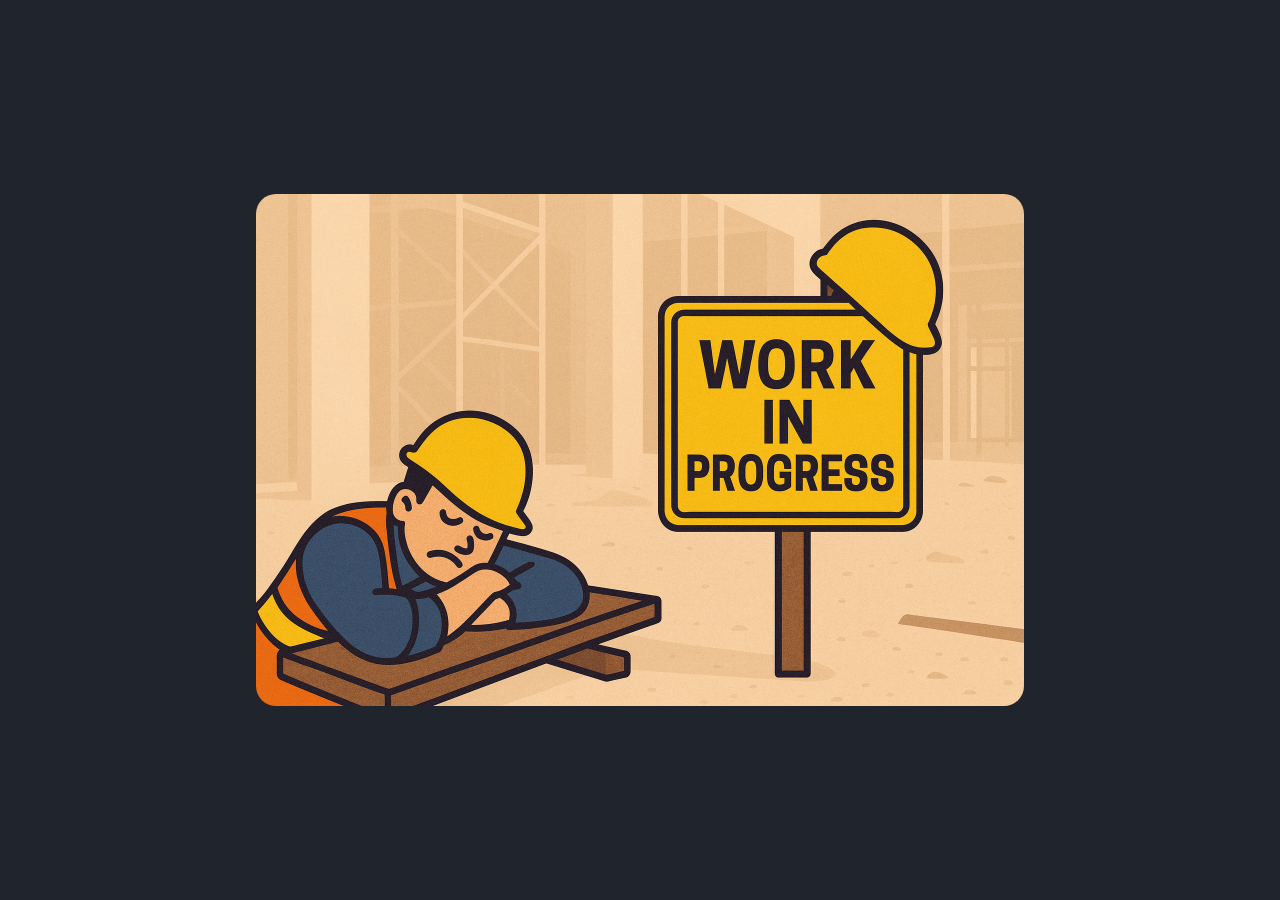
<file: about.html>
<!DOCTYPE html>
<html lang="en">
<head>
    <meta charset="UTF-8">
    <meta name="viewport" content="width=device-width, initial-scale=1.0">
    <title>About me</title>
    <!-- <link rel="stylesheet" href="./about.css"> -->
     <style>
        *{
            margin: 0;
            padding: 0;
        }

        .container {
            width: 100%;
            height: 100vh;
            display: flex;
            justify-content: center;
            align-items: center;
            background: #1f242d;
        }

        .internal-container {
            /* left: 25%; */
            display: flex;
            justify-content: center;
        }

        .container .internal-container img {
            width: 60%;
            height: auto;
            border-radius: 20px;
        }
     </style>
</head>
<body>
    <div class="container">
        <div class="internal-container">
            <img src="./Construction Worker Resting on Site.png" alt="Work in Progress">
        </div>
    </div>
</body>
</html>
</file>
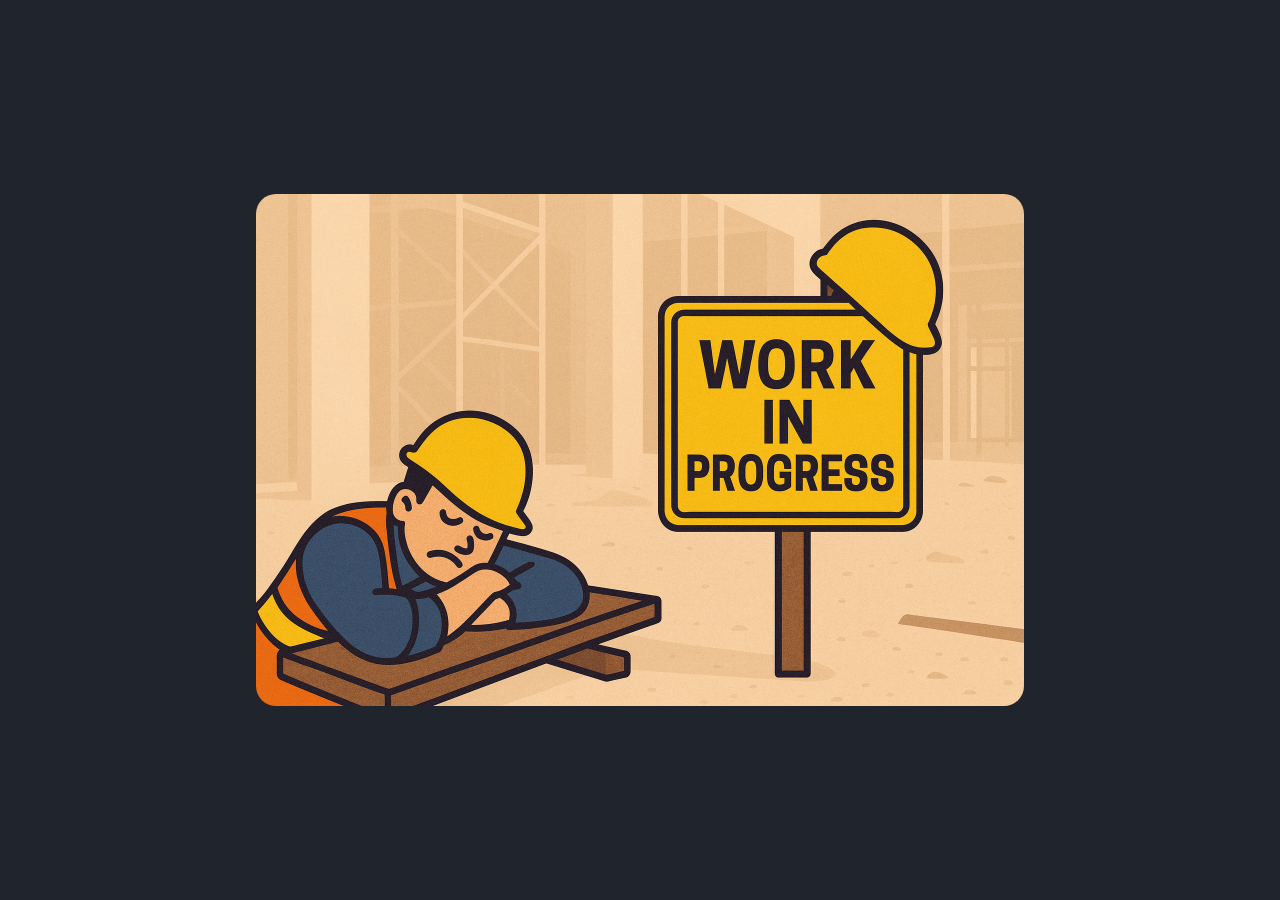
<file: content.html>
<!DOCTYPE html>
<html lang="en">

<head>
    <meta charset="UTF-8">
    <meta name="viewport" content="width=device-width, initial-scale=1.0">
    <title>Content</title>
    <!-- <link rel="stylesheet" href="./about.css"> -->
    <style>
        * {
            margin: 0;
            padding: 0;
        }

        .container {
            width: 100%;
            height: 100vh;
            display: flex;
            justify-content: center;
            align-items: center;
            background: #1f242d;
        }

        .internal-container {
            /* left: 25%; */
            display: flex;
            justify-content: center;
        }

        .container .internal-container img {
            width: 60%;
            height: auto;
            border-radius: 20px;
        }
    </style>
</head>

<body>
    <div class="container">
        <div class="internal-container">
            <img src="./Construction Worker Resting on Site.png" alt="Work in Progress">
        </div>
    </div>
</body>

</html>
</file>
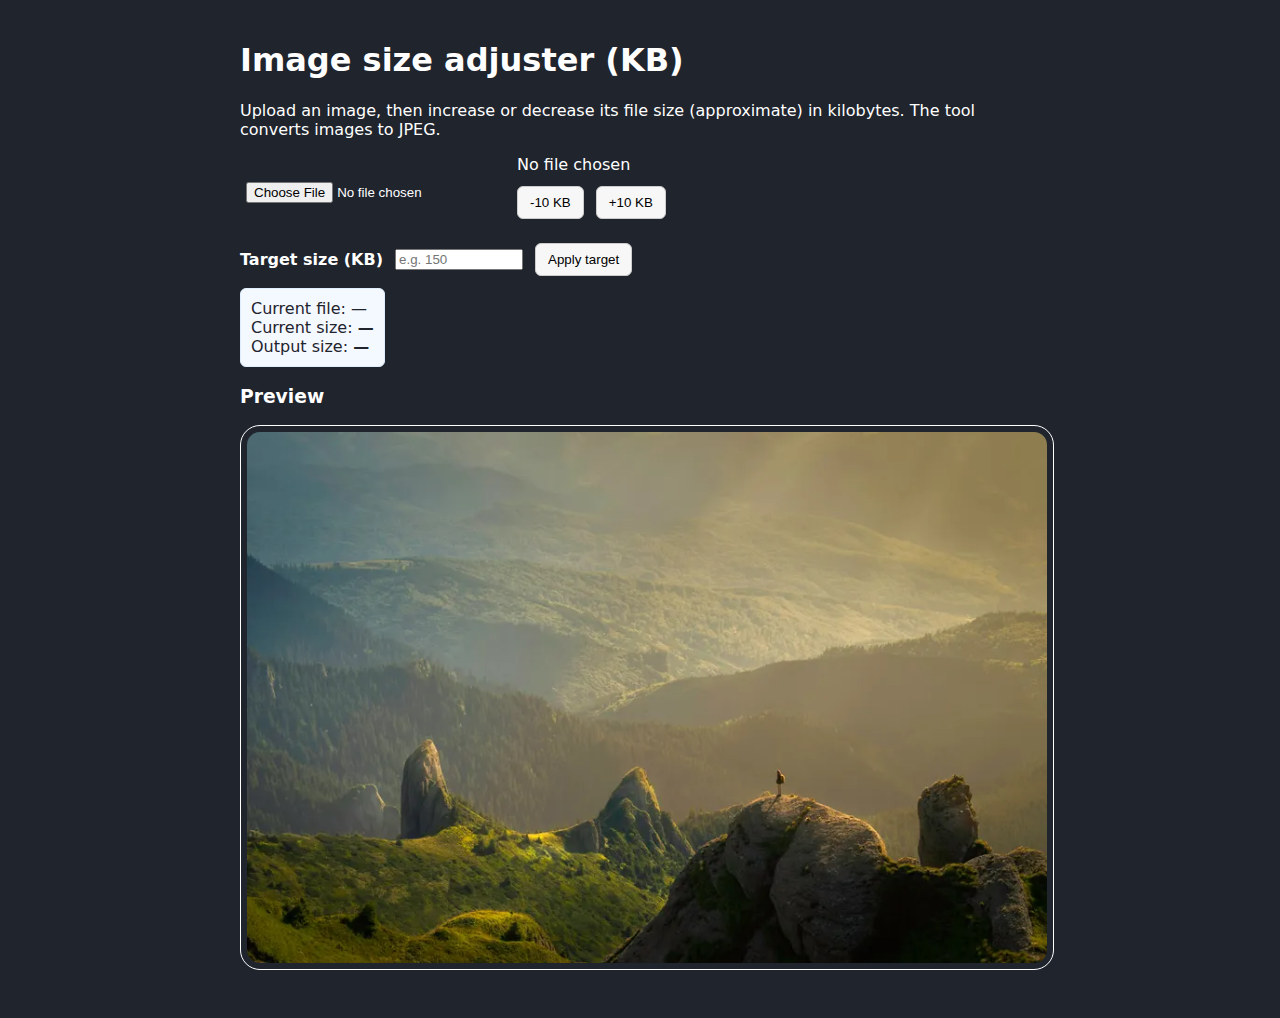
<file: services.html>
<!doctype html>
<html lang="en">

<head>
    <meta charset="utf-8" />
    <meta name="viewport" content="width=device-width,initial-scale=1" />
    <title>Image size adjuster (KB)</title>
    <link href="https://cdn.jsdelivr.net/npm/bootstrap@5.3.8/dist/css/bootstrap.min.css" rel="stylesheet"
        integrity="sha384-sRIl4kxILFvY47J16cr9ZwB07vP4J8+LH7qKQnuqkuIAvNWLzeN8tE5YBujZqJLB" crossorigin="anonymous">
    <style>
        body {
            font-family: system-ui, Arial;
            padding: 20px;
            max-width: 800px;
            margin: 0 auto;
            background: #1f242d;
        }

        h1, h2, h3, p {
            color: #fff;
        }

        .row {
            display: flex;
            gap: 12px;
            align-items: center;
            margin: 12px 0;
            color: #fff;
        }

        input[type=file] {
            padding: 6px;
        }

        img#preview {
            max-width: 100%;
            height: auto;
            border: 1px solid #ddd;
            padding: 6px;
        }

        button {
            padding: 8px 12px;
            border-radius: 6px;
            border: 1px solid #ccc;
            background: #f7f7f7;
            cursor: pointer;
        }

        .info {
            background: #f4f8ff;
            border: 1px solid #dfeeff;
            padding: 10px;
            border-radius: 6px;
            color: #1f242d;
        }

        label {
            font-weight: 600;
        }
    </style>
</head>

<body>
    <h1>Image size adjuster (KB)</h1>
    <p>Upload an image, then increase or decrease its file size (approximate) in kilobytes. The tool converts images to
        JPEG.</p>

    <div class="row">
        <input id="file" class="form-control me-2" type="file" placeholder="Search" aria-label="Search" accept="image/*" />
        <!-- <input id="file" type="file" accept="image/*"> -->
        <div>
            <div id="origInfo">No file chosen</div>
            <div class="row">
                <button id="dec10">-10 KB</button>
                <button id="inc10">+10 KB</button>
            </div>
        </div>
    </div>

    <div class="row">
        <label for="targetKb">Target size (KB)</label>
        <input id="targetKb" type="number" min="1" step="1" style="width:120px" placeholder="e.g. 150">
        <button id="applyTarget">Apply target</button>
    </div>

    <div class="row">
        <div class="info">
            <div>Current file: <span id="name">—</span></div>
            <div>Current size: <b id="size">—</b></div>
            <div>Output size: <b id="outSize">—</b></div>
        </div>
    </div>

    <h3>Preview</h3>
    <img id="preview" alt="preview" src="./landscape" style="border: 1px solid #fff; border-radius: 20px;">

    <div class="row">
        <button id="downloadBtn" style="display:none">Download adjusted image</button>
    </div>

    <canvas id="canvas" style="display:none"></canvas>

    <script>
        const fileInput = document.getElementById('file');
        const preview = document.getElementById('preview');
        const origInfo = document.getElementById('origInfo');
        const nameEl = document.getElementById('name');
        const sizeEl = document.getElementById('size');
        const outSizeEl = document.getElementById('outSize');
        const downloadLink = document.getElementById('downloadLink');
        const canvas = document.getElementById('canvas');
        const ctx = canvas.getContext('2d');

        let currentImage = null; // HTMLImageElement
        let currentFile = null; // File
        let lastOutputBlob = null;

        function bytesToKB(b) {
            return Math.round(b / 1024);
        }

        fileInput.addEventListener('change', async (e) => {
            const f = e.target.files[0];
            if (!f) return;
            currentFile = f;
            nameEl.textContent = f.name;
            sizeEl.textContent = bytesToKB(f.size) + ' KB';
            outSizeEl.textContent = '—';
            origInfo.textContent = `Type: ${f.type} — ${f.size} bytes`;
            const url = URL.createObjectURL(f);
            preview.src = url;
            const img = await loadImage(url);
            currentImage = img;
            // draw image to canvas at original size (but limit if huge)
            const maxDim = 2000; // avoid gigantic canvases
            let w = img.naturalWidth;
            let h = img.naturalHeight;
            const scale = Math.min(1, maxDim / Math.max(w, h));
            canvas.width = Math.round(w * scale);
            canvas.height = Math.round(h * scale);
            ctx.clearRect(0, 0, canvas.width, canvas.height);
            ctx.drawImage(img, 0, 0, canvas.width, canvas.height);
            URL.revokeObjectURL(url);
            lastOutputBlob = null;
            downloadLink.style.display = 'none';
        });

        function loadImage(src) {
            return new Promise((resolve, reject) => {
                const i = new Image();
                i.onload = () => resolve(i);
                i.onerror = (err) => reject(err);
                i.src = src;
            })
        }

        document.getElementById('inc10').addEventListener('click', () => adjustByDelta(10));
        document.getElementById('dec10').addEventListener('click', () => adjustByDelta(-10));
        document.getElementById('applyTarget').addEventListener('click', () => {
            const v = Number(document.getElementById('targetKb').value);
            if (!currentFile || !currentImage) { alert('Upload an image first'); return; }
            if (!v || v < 1) { alert('Enter a positive target in KB'); return; }
            resizeToKB(v * 1024).catch(err => alert('Error: ' + err));
        });

        function adjustByDelta(deltaKb) {
            if (!currentFile) { alert('Upload file first'); return; }
            const current = lastOutputBlob ? lastOutputBlob.size : currentFile.size;
            const target = Math.max(1, current + deltaKb * 1024);
            resizeToKB(target).catch(err => alert('Error: ' + err));
        }

        // Core: try to produce a JPEG blob close to targetBytes using binary search on quality
        async function resizeToKB(targetBytes) {
            if (!currentImage) throw 'No image loaded.';
            // We'll convert to JPEG for controllable compression
            // Use binary search on quality between 0.02 and 1.0
            const tolerance = 1024; // 1 KB tolerance
            let minQ = 0.02, maxQ = 1.0;
            let bestBlob = null;
            let bestDiff = Infinity;
            // ensure canvas has the image at usable resolution (already drawn on load)
            // try up to 12 iterations
            for (let i = 0; i < 12; i++) {
                const q = (minQ + maxQ) / 2;
                const blob = await canvasToBlob(q);
                const size = blob.size;
                const diff = Math.abs(size - targetBytes);
                if (diff < bestDiff) { bestDiff = diff; bestBlob = blob; }
                if (Math.abs(size - targetBytes) <= tolerance) { break; }
                if (size > targetBytes) {
                    // produced too large -> lower quality
                    maxQ = q;
                } else {
                    // produced too small -> raise quality
                    minQ = q;
                }
            }

            let outBlob = bestBlob;

            // If even max quality (1.0) is smaller than requested, we need to pad with bytes
            if (outBlob.size < targetBytes) {
                const padSize = targetBytes - outBlob.size;
                // create a Uint8Array of zeros to pad
                const pad = new Uint8Array(padSize);
                // Important: appending arbitrary bytes makes the file larger, but some image viewers still open it because JPEG parsers ignore trailing bytes.
                outBlob = new Blob([outBlob, pad], { type: outBlob.type });
            }

            // If we overshot and produce larger than requested, we already tried to match via quality search.

            lastOutputBlob = outBlob;
            outSizeEl.textContent = bytesToKB(outBlob.size) + ' KB';

            // update preview and download button
            const outURL = URL.createObjectURL(outBlob);
            preview.src = outURL;

            const btn = document.getElementById('downloadBtn');
            btn.style.display = 'inline-block';
            btn.onclick = () => {
                const a = document.createElement('a');
                a.href = outURL;
                a.download = `resized_${bytesToKB(outBlob.size)}KB.jpg`;
                a.click();
            };
            // .style.display = 'inline-block';
            downloadLink.href = outURL;
            downloadLink.download = `resized_${bytesToKB(outBlob.size)}KB.jpg`;

            return outBlob;
        }

        function canvasToBlob(quality) {
            return new Promise((resolve) => {
                // Use JPEG because it's adjustable. If canvas has transparency it will be flattened to white.
                canvas.toBlob((b) => resolve(b), 'image/jpeg', quality);
            })
        }

        // quick helper: resize by scaling (not required for KB control but offered as utility)
        async function scaleCanvasTo(maxDim) {
            if (!currentImage) return;
            let w = currentImage.naturalWidth;
            let h = currentImage.naturalHeight;
            const scale = Math.min(1, maxDim / Math.max(w, h));
            canvas.width = Math.round(w * scale);
            canvas.height = Math.round(h * scale);
            ctx.clearRect(0, 0, canvas.width, canvas.height);
            ctx.drawImage(currentImage, 0, 0, canvas.width, canvas.height);
        }

        // Prevent memory leaks when leaving page
        window.addEventListener('unload', () => {
            try { URL.revokeObjectURL(preview.src); } catch (e) { }
        })
        
    </script>
    <script src="https://cdn.jsdelivr.net/npm/bootstrap@5.3.8/dist/js/bootstrap.bundle.min.js"
        integrity="sha384-FKyoEForCGlyvwx9Hj09JcYn3nv7wiPVlz7YYwJrWVcXK/BmnVDxM+D2scQbITxI"
        crossorigin="anonymous"></script>
</body>

</html>
</file>
